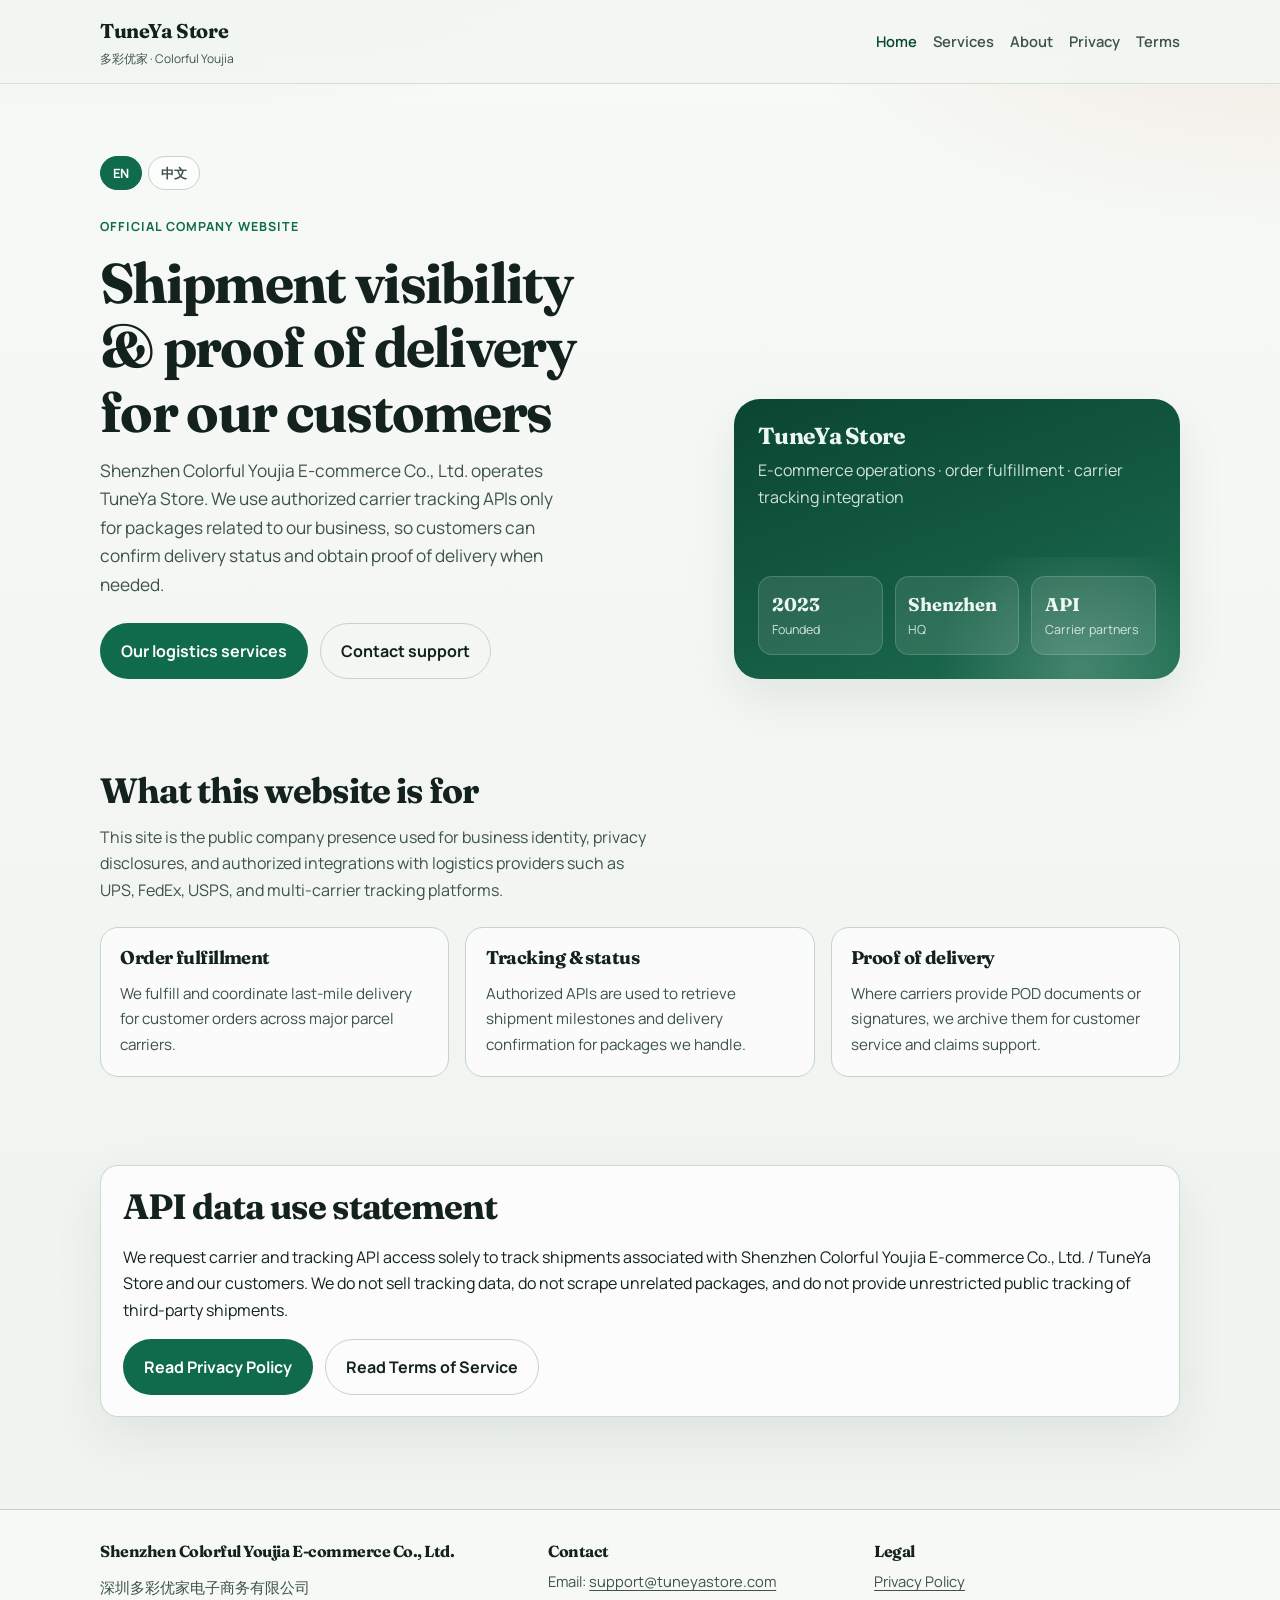
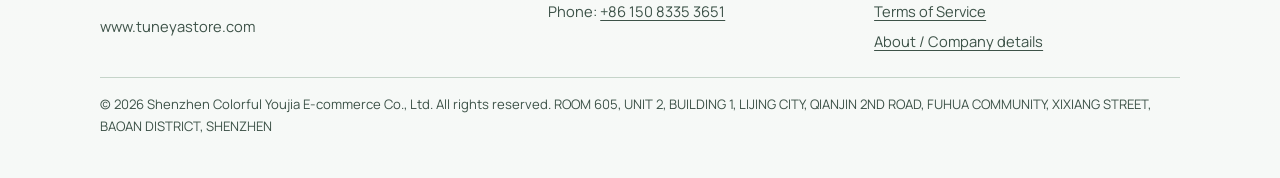
<file: index.html>
<!DOCTYPE html>
<html lang="en" data-ui-lang="en">
<head>
  <meta charset="UTF-8" />
  <meta name="viewport" content="width=device-width, initial-scale=1" />
  <title>TuneYa Store | Shenzhen Colorful Youjia E-commerce</title>
  <meta name="description" content="Official website of Shenzhen Colorful Youjia E-commerce Co., Ltd. Order fulfillment, shipment tracking, and proof-of-delivery services for customer packages." />
  <link rel="canonical" href="https://www.tuneyastore.com/" />
  <link rel="preconnect" href="https://fonts.googleapis.com" />
  <link rel="preconnect" href="https://fonts.gstatic.com" crossorigin />
  <link href="https://fonts.googleapis.com/css2?family=Fraunces:opsz,wght@9..144,560;9..144,700&family=Manrope:wght@400;600;700&display=swap" rel="stylesheet" />
  <link rel="stylesheet" href="/assets/styles.css" />
</head>
<body>
  <header class="site-header">
    <div class="wrap nav">
      <a class="brand" href="/">
        <strong>TuneYa Store</strong>
        <span>多彩优家 · Colorful Youjia</span>
      </a>
      <nav>
        <ul class="nav-links">
          <li><a href="/" aria-current="page"><span class="inline-lang" data-lang-block="en">Home</span><span class="inline-lang" data-lang-block="zh">首页</span></a></li>
          <li><a href="/services.html"><span class="inline-lang" data-lang-block="en">Services</span><span class="inline-lang" data-lang-block="zh">服务</span></a></li>
          <li><a href="/about.html"><span class="inline-lang" data-lang-block="en">About</span><span class="inline-lang" data-lang-block="zh">关于</span></a></li>
          <li><a href="/privacy.html"><span class="inline-lang" data-lang-block="en">Privacy</span><span class="inline-lang" data-lang-block="zh">隐私</span></a></li>
          <li><a href="/terms.html"><span class="inline-lang" data-lang-block="en">Terms</span><span class="inline-lang" data-lang-block="zh">条款</span></a></li>
        </ul>
      </nav>
    </div>
  </header>

  <main>
    <section class="hero">
      <div class="wrap hero-grid">
        <div>
          <div class="lang-switch" role="group" aria-label="Language">
            <button type="button" data-set-lang="en" aria-pressed="true">EN</button>
            <button type="button" data-set-lang="zh" aria-pressed="false">中文</button>
          </div>
          <div data-lang-block="en">
            <p class="eyebrow">Official company website</p>
            <h1>Shipment visibility &amp; proof of delivery for our customers</h1>
            <p class="lead">
              Shenzhen Colorful Youjia E-commerce Co., Ltd. operates TuneYa Store.
              We use authorized carrier tracking APIs only for packages related to our
              business, so customers can confirm delivery status and obtain proof of delivery when needed.
            </p>
            <div class="actions">
              <a class="btn btn-primary" href="/services.html">Our logistics services</a>
              <a class="btn btn-ghost" href="mailto:support@tuneyastore.com">Contact support</a>
            </div>
          </div>
          <div data-lang-block="zh">
            <p class="eyebrow">公司官方网站</p>
            <h1>为客户提供物流轨迹与投递证明服务</h1>
            <p class="lead">
              深圳多彩优家电子商务有限公司运营 TuneYa Store。
              我们仅通过承运商授权 API 查询与本公司业务相关的运单，
              用于向客户确认签收状态，并在需要时获取投递证明（POD）。
            </p>
            <div class="actions">
              <a class="btn btn-primary" href="/services.html">查看服务说明</a>
              <a class="btn btn-ghost" href="mailto:support@tuneyastore.com">联系客服</a>
            </div>
          </div>
        </div>

        <aside class="hero-panel" aria-label="Company snapshot">
          <div>
            <h2>TuneYa Store</h2>
            <p data-lang-block="en">E-commerce operations · order fulfillment · carrier tracking integration</p>
            <p data-lang-block="zh">电商运营 · 订单履约 · 承运商轨迹对接</p>
          </div>
          <div class="stat-row">
            <div class="stat">
              <strong>2023</strong>
              <span data-lang-block="en">Founded</span>
              <span data-lang-block="zh">成立年份</span>
            </div>
            <div class="stat">
              <strong>Shenzhen</strong>
              <span data-lang-block="en">HQ</span>
              <span data-lang-block="zh">总部</span>
            </div>
            <div class="stat">
              <strong>API</strong>
              <span data-lang-block="en">Carrier partners</span>
              <span data-lang-block="zh">承运商接口</span>
            </div>
          </div>
        </aside>
      </div>
    </section>

    <section class="section">
      <div class="wrap">
        <div class="section-head" data-lang-block="en">
          <h2>What this website is for</h2>
          <p>
            This site is the public company presence used for business identity,
            privacy disclosures, and authorized integrations with logistics providers
            such as UPS, FedEx, USPS, and multi-carrier tracking platforms.
          </p>
        </div>
        <div class="section-head" data-lang-block="zh">
          <h2>本网站用途</h2>
          <p>
            本站为公司对外公开信息与合规披露页面，用于业务身份说明、隐私政策公示，
            以及申请/使用 UPS、FedEx、USPS 及多承运商轨迹平台等授权接口。
          </p>
        </div>

        <div class="feature-list">
          <article class="feature">
            <h3 data-lang-block="en">Order fulfillment</h3>
            <h3 data-lang-block="zh">订单履约</h3>
            <p data-lang-block="en">We fulfill and coordinate last-mile delivery for customer orders across major parcel carriers.</p>
            <p data-lang-block="zh">我们为客户订单协调尾程派送，覆盖主流快递承运商。</p>
          </article>
          <article class="feature">
            <h3 data-lang-block="en">Tracking &amp; status</h3>
            <h3 data-lang-block="zh">轨迹与状态</h3>
            <p data-lang-block="en">Authorized APIs are used to retrieve shipment milestones and delivery confirmation for packages we handle.</p>
            <p data-lang-block="zh">通过授权 API 获取我司经手运单的物流节点与签收确认信息。</p>
          </article>
          <article class="feature">
            <h3 data-lang-block="en">Proof of delivery</h3>
            <h3 data-lang-block="zh">投递证明</h3>
            <p data-lang-block="en">Where carriers provide POD documents or signatures, we archive them for customer service and claims support.</p>
            <p data-lang-block="zh">在承运商提供 POD 文件或签收信息时，我们归档用于客服与理赔支持。</p>
          </article>
        </div>
      </div>
    </section>

    <section class="section">
      <div class="wrap panel">
        <div data-lang-block="en">
          <h2>API data use statement</h2>
          <p>
            We request carrier and tracking API access solely to track shipments associated with
            Shenzhen Colorful Youjia E-commerce Co., Ltd. / TuneYa Store and our customers.
            We do not sell tracking data, do not scrape unrelated packages, and do not provide
            unrestricted public tracking of third-party shipments.
          </p>
          <div class="actions" style="margin-top:1rem">
            <a class="btn btn-primary" href="/privacy.html">Read Privacy Policy</a>
            <a class="btn btn-ghost" href="/terms.html">Read Terms of Service</a>
          </div>
        </div>
        <div data-lang-block="zh">
          <h2>API 数据使用说明</h2>
          <p>
            我们申请承运商与轨迹 API，仅用于查询深圳多彩优家电子商务有限公司 / TuneYa Store
            及本公司客户相关运单。我们不出售轨迹数据，不抓取无关包裹，也不对外提供无限制的第三方运单查询。
          </p>
          <div class="actions" style="margin-top:1rem">
            <a class="btn btn-primary" href="/privacy.html">阅读隐私政策</a>
            <a class="btn btn-ghost" href="/terms.html">阅读服务条款</a>
          </div>
        </div>
      </div>
    </section>
  </main>

  <footer class="site-footer">
    <div class="wrap footer-grid">
      <div>
        <h3>Shenzhen Colorful Youjia E-commerce Co., Ltd.</h3>
        <p>深圳多彩优家电子商务有限公司</p>
        <p>www.tuneyastore.com</p>
      </div>
      <div>
        <h3 data-lang-block="en">Contact</h3>
        <h3 data-lang-block="zh">联系方式</h3>
        <ul>
          <li>Email: <a href="mailto:support@tuneyastore.com">support@tuneyastore.com</a></li>
          <li>Phone: <a href="tel:+8615083353651">+86 150 8335 3651</a></li>
        </ul>
      </div>
      <div>
        <h3 data-lang-block="en">Legal</h3>
        <h3 data-lang-block="zh">法律信息</h3>
        <ul>
          <li><a href="/privacy.html">Privacy Policy</a></li>
          <li><a href="/terms.html">Terms of Service</a></li>
          <li><a href="/about.html">About / Company details</a></li>
        </ul>
      </div>
    </div>
    <div class="wrap legal-note">
      © <span id="year"></span> Shenzhen Colorful Youjia E-commerce Co., Ltd. All rights reserved.
      ROOM 605, UNIT 2, BUILDING 1, LIJING CITY, QIANJIN 2ND ROAD, FUHUA COMMUNITY, XIXIANG STREET, BAOAN DISTRICT, SHENZHEN
    </div>
  </footer>

  <script src="/assets/site.js"></script>
</body>
</html>
</file>
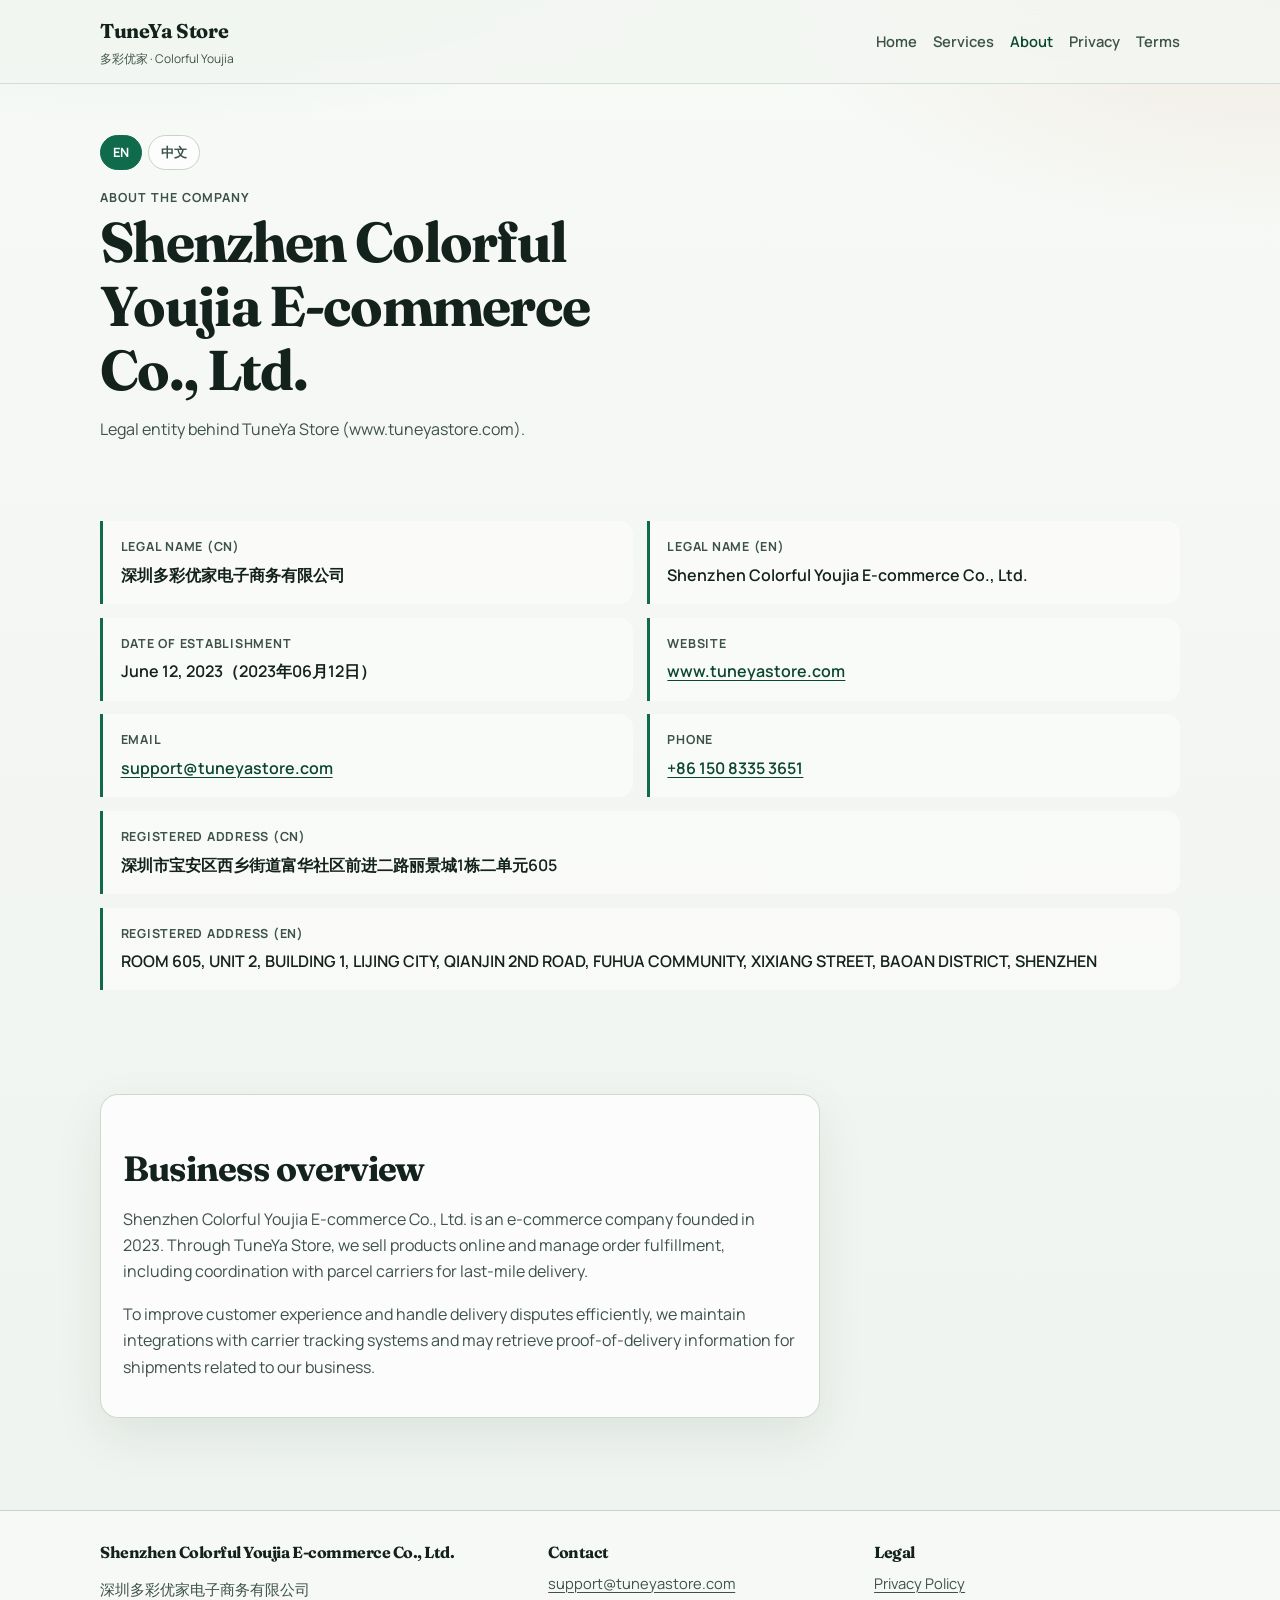
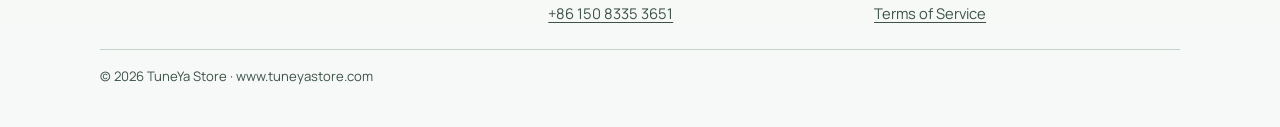
<file: about.html>
<!DOCTYPE html>
<html lang="en" data-ui-lang="en">
<head>
  <meta charset="UTF-8" />
  <meta name="viewport" content="width=device-width, initial-scale=1" />
  <title>About | Shenzhen Colorful Youjia E-commerce Co., Ltd.</title>
  <meta name="description" content="Company information for Shenzhen Colorful Youjia E-commerce Co., Ltd. (TuneYa Store)." />
  <link rel="canonical" href="https://www.tuneyastore.com/about.html" />
  <link rel="preconnect" href="https://fonts.googleapis.com" />
  <link rel="preconnect" href="https://fonts.gstatic.com" crossorigin />
  <link href="https://fonts.googleapis.com/css2?family=Fraunces:opsz,wght@9..144,560;9..144,700&family=Manrope:wght@400;600;700&display=swap" rel="stylesheet" />
  <link rel="stylesheet" href="/assets/styles.css" />
</head>
<body>
  <header class="site-header">
    <div class="wrap nav">
      <a class="brand" href="/">
        <strong>TuneYa Store</strong>
        <span>多彩优家 · Colorful Youjia</span>
      </a>
      <nav>
        <ul class="nav-links">
          <li><a href="/"><span class="inline-lang" data-lang-block="en">Home</span><span class="inline-lang" data-lang-block="zh">首页</span></a></li>
          <li><a href="/services.html"><span class="inline-lang" data-lang-block="en">Services</span><span class="inline-lang" data-lang-block="zh">服务</span></a></li>
          <li><a href="/about.html" aria-current="page"><span class="inline-lang" data-lang-block="en">About</span><span class="inline-lang" data-lang-block="zh">关于</span></a></li>
          <li><a href="/privacy.html"><span class="inline-lang" data-lang-block="en">Privacy</span><span class="inline-lang" data-lang-block="zh">隐私</span></a></li>
          <li><a href="/terms.html"><span class="inline-lang" data-lang-block="en">Terms</span><span class="inline-lang" data-lang-block="zh">条款</span></a></li>
        </ul>
      </nav>
    </div>
  </header>

  <main class="wrap">
    <div class="page-hero">
      <div class="lang-switch" role="group" aria-label="Language">
        <button type="button" data-set-lang="en" aria-pressed="true">EN</button>
        <button type="button" data-set-lang="zh" aria-pressed="false">中文</button>
      </div>
      <div data-lang-block="en">
        <p class="eyebrow">About the company</p>
        <h1>Shenzhen Colorful Youjia E-commerce Co., Ltd.</h1>
        <p>Legal entity behind TuneYa Store (www.tuneyastore.com).</p>
      </div>
      <div data-lang-block="zh">
        <p class="eyebrow">关于公司</p>
        <h1>深圳多彩优家电子商务有限公司</h1>
        <p>TuneYa Store（www.tuneyastore.com）的运营主体。</p>
      </div>
    </div>

    <section class="section">
      <dl class="meta-grid">
        <div class="meta-item">
          <dt data-lang-block="en">Legal name (CN)</dt>
          <dt data-lang-block="zh">中文名称</dt>
          <dd>深圳多彩优家电子商务有限公司</dd>
        </div>
        <div class="meta-item">
          <dt data-lang-block="en">Legal name (EN)</dt>
          <dt data-lang-block="zh">英文名称</dt>
          <dd>Shenzhen Colorful Youjia E-commerce Co., Ltd.</dd>
        </div>
        <div class="meta-item">
          <dt data-lang-block="en">Date of establishment</dt>
          <dt data-lang-block="zh">成立日期</dt>
          <dd>June 12, 2023（2023年06月12日）</dd>
        </div>
        <div class="meta-item">
          <dt data-lang-block="en">Website</dt>
          <dt data-lang-block="zh">官网</dt>
          <dd><a href="https://www.tuneyastore.com">www.tuneyastore.com</a></dd>
        </div>
        <div class="meta-item">
          <dt data-lang-block="en">Email</dt>
          <dt data-lang-block="zh">邮箱</dt>
          <dd><a href="mailto:support@tuneyastore.com">support@tuneyastore.com</a></dd>
        </div>
        <div class="meta-item">
          <dt data-lang-block="en">Phone</dt>
          <dt data-lang-block="zh">电话</dt>
          <dd><a href="tel:+8615083353651">+86 150 8335 3651</a></dd>
        </div>
        <div class="meta-item" style="grid-column: 1 / -1">
          <dt data-lang-block="en">Registered address (CN)</dt>
          <dt data-lang-block="zh">注册地址（中文）</dt>
          <dd>深圳市宝安区西乡街道富华社区前进二路丽景城1栋二单元605</dd>
        </div>
        <div class="meta-item" style="grid-column: 1 / -1">
          <dt data-lang-block="en">Registered address (EN)</dt>
          <dt data-lang-block="zh">注册地址（英文）</dt>
          <dd>ROOM 605, UNIT 2, BUILDING 1, LIJING CITY, QIANJIN 2ND ROAD, FUHUA COMMUNITY, XIXIANG STREET, BAOAN DISTRICT, SHENZHEN</dd>
        </div>
      </dl>
    </section>

    <section class="section">
      <div class="panel prose">
        <div data-lang-block="en">
          <h2>Business overview</h2>
          <p>
            Shenzhen Colorful Youjia E-commerce Co., Ltd. is an e-commerce company founded in 2023.
            Through TuneYa Store, we sell products online and manage order fulfillment, including
            coordination with parcel carriers for last-mile delivery.
          </p>
          <p>
            To improve customer experience and handle delivery disputes efficiently, we maintain
            integrations with carrier tracking systems and may retrieve proof-of-delivery information
            for shipments related to our business.
          </p>
        </div>
        <div data-lang-block="zh">
          <h2>业务概述</h2>
          <p>
            深圳多彩优家电子商务有限公司成立于 2023 年，通过 TuneYa Store 开展线上零售与订单履约，
            并协调快递承运商完成尾程派送。
          </p>
          <p>
            为提升客户体验并高效处理派送争议，我们维护承运商轨迹对接能力，
            并可在业务相关运单范围内获取投递证明信息。
          </p>
        </div>
      </div>
    </section>
  </main>

  <footer class="site-footer">
    <div class="wrap footer-grid">
      <div>
        <h3>Shenzhen Colorful Youjia E-commerce Co., Ltd.</h3>
        <p>深圳多彩优家电子商务有限公司</p>
      </div>
      <div>
        <h3>Contact</h3>
        <ul>
          <li><a href="mailto:support@tuneyastore.com">support@tuneyastore.com</a></li>
          <li><a href="tel:+8615083353651">+86 150 8335 3651</a></li>
        </ul>
      </div>
      <div>
        <h3>Legal</h3>
        <ul>
          <li><a href="/privacy.html">Privacy Policy</a></li>
          <li><a href="/terms.html">Terms of Service</a></li>
        </ul>
      </div>
    </div>
    <div class="wrap legal-note">© <span id="year"></span> TuneYa Store · www.tuneyastore.com</div>
  </footer>
  <script src="/assets/site.js"></script>
</body>
</html>
</file>
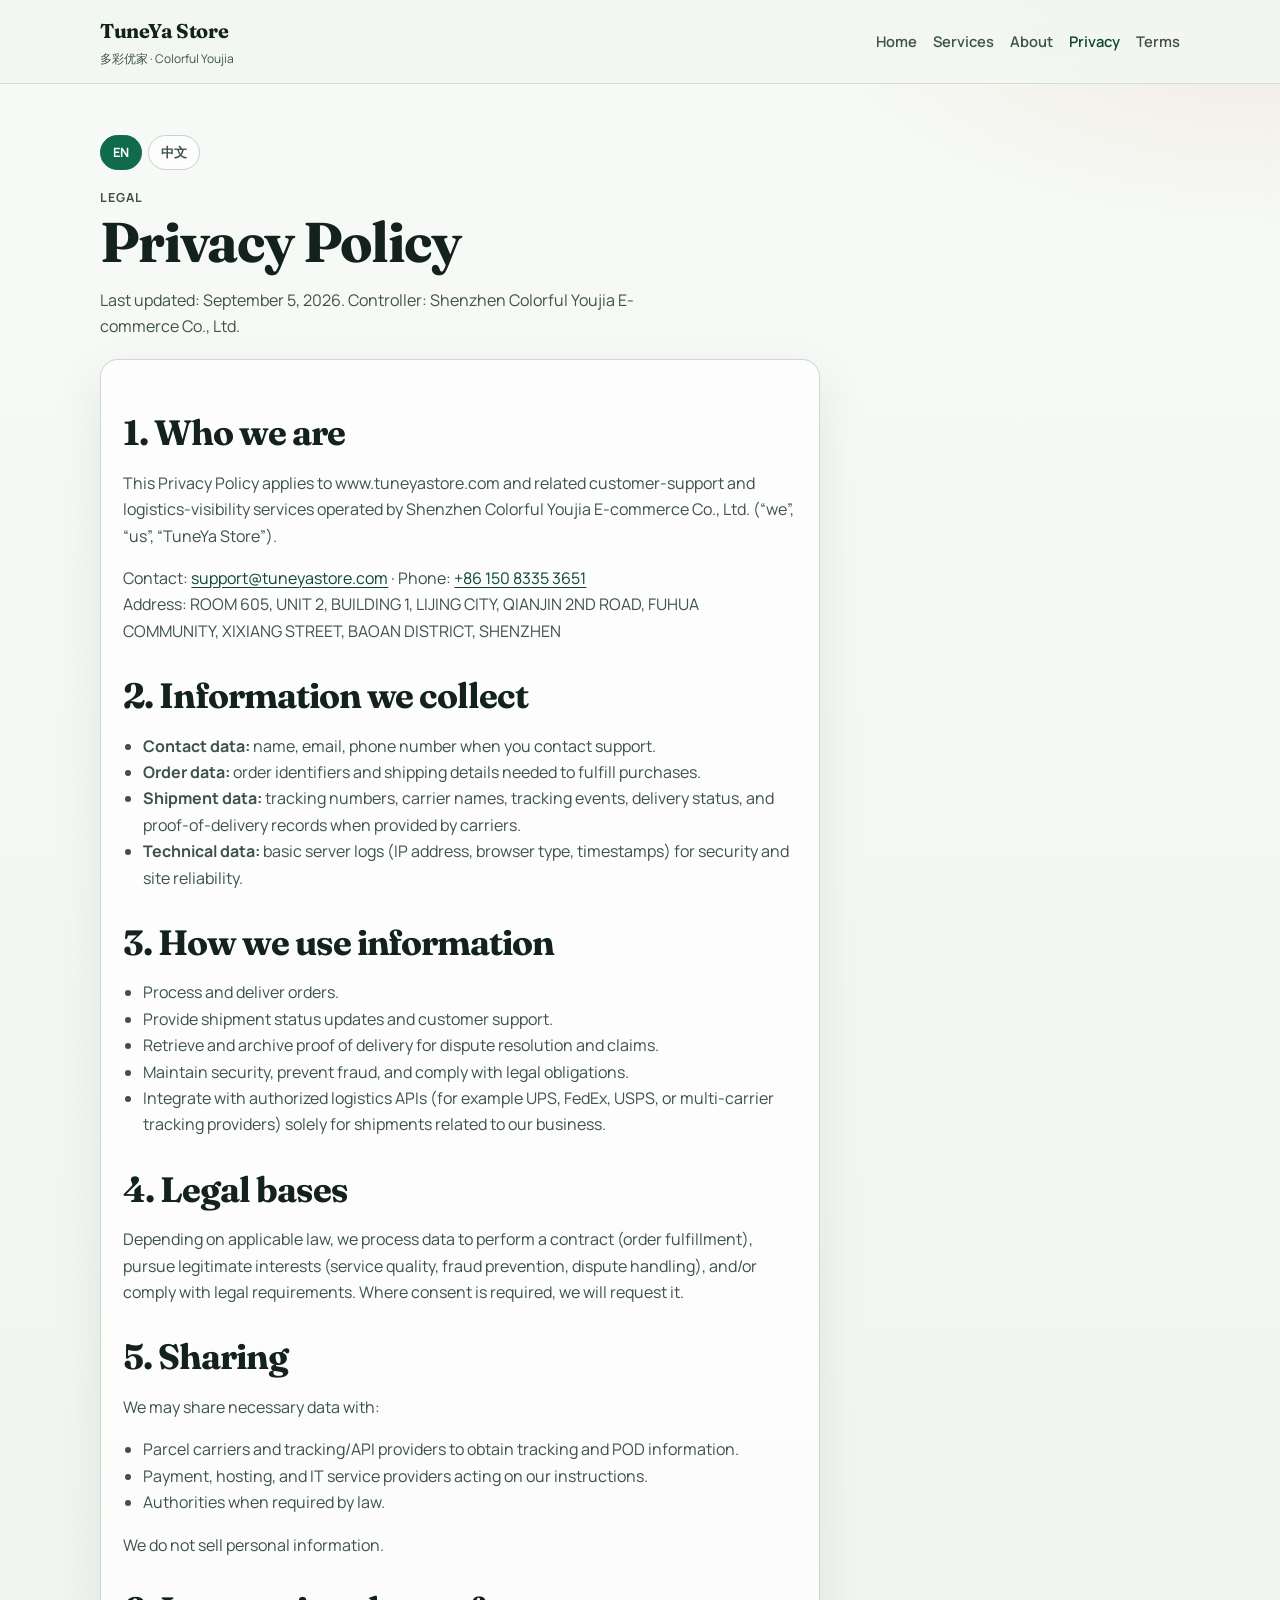
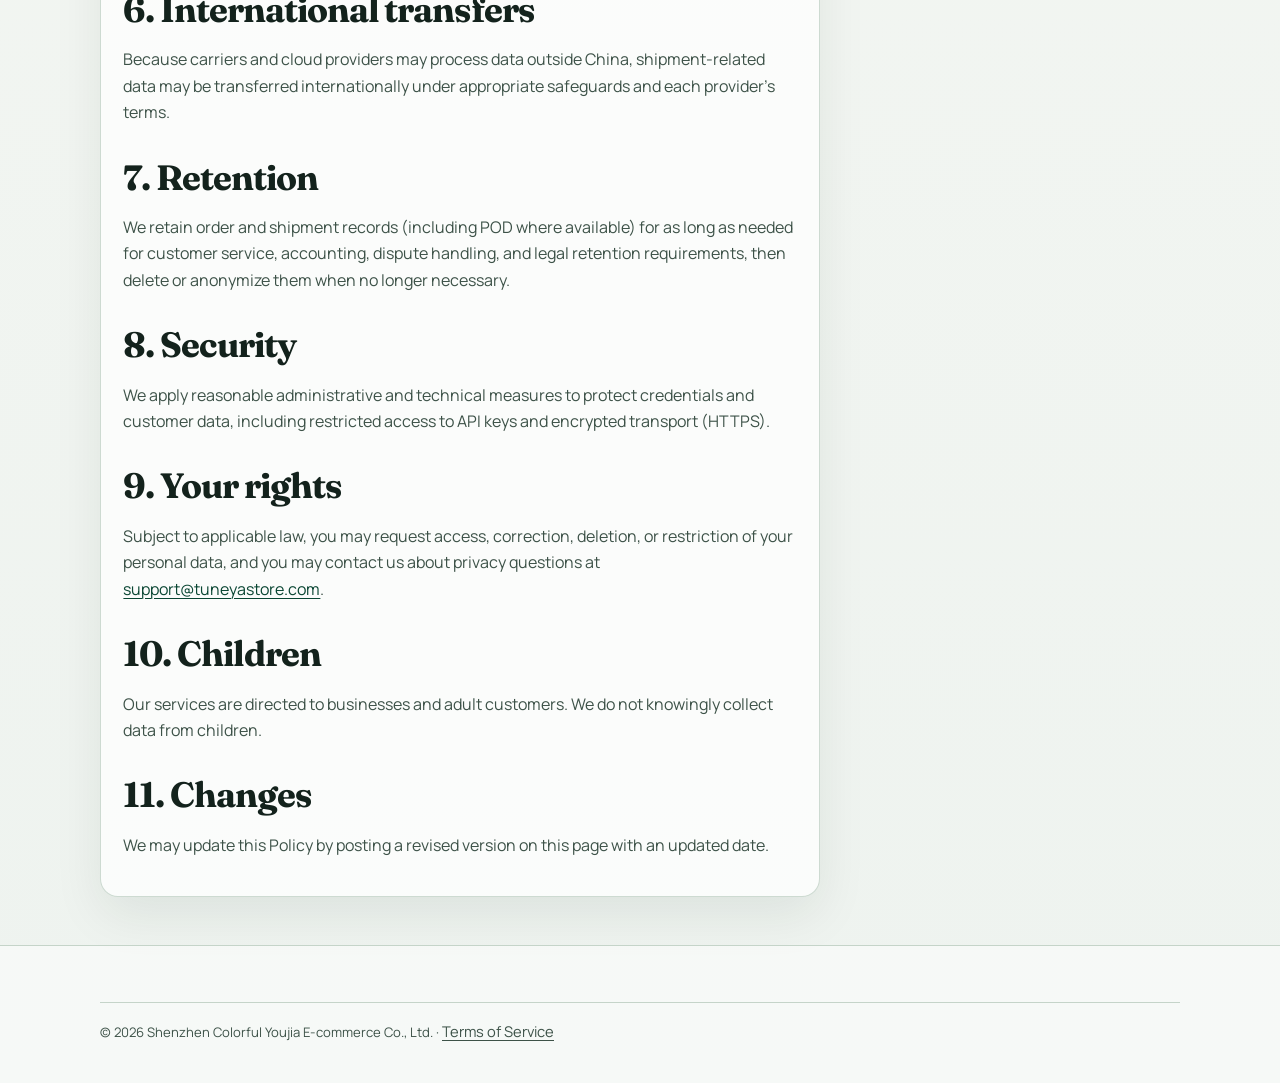
<file: privacy.html>
<!DOCTYPE html>
<html lang="en" data-ui-lang="en">
<head>
  <meta charset="UTF-8" />
  <meta name="viewport" content="width=device-width, initial-scale=1" />
  <title>Privacy Policy | TuneYa Store</title>
  <meta name="description" content="Privacy Policy of Shenzhen Colorful Youjia E-commerce Co., Ltd. / TuneYa Store regarding website, order, and shipment tracking data." />
  <link rel="canonical" href="https://www.tuneyastore.com/privacy.html" />
  <link rel="preconnect" href="https://fonts.googleapis.com" />
  <link rel="preconnect" href="https://fonts.gstatic.com" crossorigin />
  <link href="https://fonts.googleapis.com/css2?family=Fraunces:opsz,wght@9..144,560;9..144,700&family=Manrope:wght@400;600;700&display=swap" rel="stylesheet" />
  <link rel="stylesheet" href="/assets/styles.css" />
</head>
<body>
  <header class="site-header">
    <div class="wrap nav">
      <a class="brand" href="/">
        <strong>TuneYa Store</strong>
        <span>多彩优家 · Colorful Youjia</span>
      </a>
      <nav>
        <ul class="nav-links">
          <li><a href="/"><span class="inline-lang" data-lang-block="en">Home</span><span class="inline-lang" data-lang-block="zh">首页</span></a></li>
          <li><a href="/services.html"><span class="inline-lang" data-lang-block="en">Services</span><span class="inline-lang" data-lang-block="zh">服务</span></a></li>
          <li><a href="/about.html"><span class="inline-lang" data-lang-block="en">About</span><span class="inline-lang" data-lang-block="zh">关于</span></a></li>
          <li><a href="/privacy.html" aria-current="page"><span class="inline-lang" data-lang-block="en">Privacy</span><span class="inline-lang" data-lang-block="zh">隐私</span></a></li>
          <li><a href="/terms.html"><span class="inline-lang" data-lang-block="en">Terms</span><span class="inline-lang" data-lang-block="zh">条款</span></a></li>
        </ul>
      </nav>
    </div>
  </header>

  <main class="wrap">
    <div class="page-hero">
      <div class="lang-switch" role="group" aria-label="Language">
        <button type="button" data-set-lang="en" aria-pressed="true">EN</button>
        <button type="button" data-set-lang="zh" aria-pressed="false">中文</button>
      </div>
      <div data-lang-block="en">
        <p class="eyebrow">Legal</p>
        <h1>Privacy Policy</h1>
        <p>Last updated: September 5, 2026. Controller: Shenzhen Colorful Youjia E-commerce Co., Ltd.</p>
      </div>
      <div data-lang-block="zh">
        <p class="eyebrow">法律信息</p>
        <h1>隐私政策</h1>
        <p>最近更新：2026年9月5日。控制者：深圳多彩优家电子商务有限公司。</p>
      </div>
    </div>

    <section class="section prose panel">
      <div data-lang-block="en">
        <h2>1. Who we are</h2>
        <p>
          This Privacy Policy applies to www.tuneyastore.com and related customer-support and logistics-visibility services
          operated by Shenzhen Colorful Youjia E-commerce Co., Ltd.
          (“we”, “us”, “TuneYa Store”).
        </p>
        <p>
          Contact: <a href="mailto:support@tuneyastore.com">support@tuneyastore.com</a> ·
          Phone: <a href="tel:+8615083353651">+86 150 8335 3651</a><br />
          Address: ROOM 605, UNIT 2, BUILDING 1, LIJING CITY, QIANJIN 2ND ROAD, FUHUA COMMUNITY, XIXIANG STREET, BAOAN DISTRICT, SHENZHEN
        </p>

        <h2>2. Information we collect</h2>
        <ul>
          <li><strong>Contact data:</strong> name, email, phone number when you contact support.</li>
          <li><strong>Order data:</strong> order identifiers and shipping details needed to fulfill purchases.</li>
          <li><strong>Shipment data:</strong> tracking numbers, carrier names, tracking events, delivery status, and proof-of-delivery records when provided by carriers.</li>
          <li><strong>Technical data:</strong> basic server logs (IP address, browser type, timestamps) for security and site reliability.</li>
        </ul>

        <h2>3. How we use information</h2>
        <ul>
          <li>Process and deliver orders.</li>
          <li>Provide shipment status updates and customer support.</li>
          <li>Retrieve and archive proof of delivery for dispute resolution and claims.</li>
          <li>Maintain security, prevent fraud, and comply with legal obligations.</li>
          <li>Integrate with authorized logistics APIs (for example UPS, FedEx, USPS, or multi-carrier tracking providers) solely for shipments related to our business.</li>
        </ul>

        <h2>4. Legal bases</h2>
        <p>
          Depending on applicable law, we process data to perform a contract (order fulfillment),
          pursue legitimate interests (service quality, fraud prevention, dispute handling),
          and/or comply with legal requirements. Where consent is required, we will request it.
        </p>

        <h2>5. Sharing</h2>
        <p>We may share necessary data with:</p>
        <ul>
          <li>Parcel carriers and tracking/API providers to obtain tracking and POD information.</li>
          <li>Payment, hosting, and IT service providers acting on our instructions.</li>
          <li>Authorities when required by law.</li>
        </ul>
        <p>We do not sell personal information.</p>

        <h2>6. International transfers</h2>
        <p>
          Because carriers and cloud providers may process data outside China, shipment-related data may be transferred internationally
          under appropriate safeguards and each provider’s terms.
        </p>

        <h2>7. Retention</h2>
        <p>
          We retain order and shipment records (including POD where available) for as long as needed for customer service,
          accounting, dispute handling, and legal retention requirements, then delete or anonymize them when no longer necessary.
        </p>

        <h2>8. Security</h2>
        <p>
          We apply reasonable administrative and technical measures to protect credentials and customer data,
          including restricted access to API keys and encrypted transport (HTTPS).
        </p>

        <h2>9. Your rights</h2>
        <p>
          Subject to applicable law, you may request access, correction, deletion, or restriction of your personal data,
          and you may contact us about privacy questions at
          <a href="mailto:support@tuneyastore.com">support@tuneyastore.com</a>.
        </p>

        <h2>10. Children</h2>
        <p>Our services are directed to businesses and adult customers. We do not knowingly collect data from children.</p>

        <h2>11. Changes</h2>
        <p>We may update this Policy by posting a revised version on this page with an updated date.</p>
      </div>

      <div data-lang-block="zh">
        <h2>1. 我们是谁</h2>
        <p>
          本隐私政策适用于 www.tuneyastore.com 以及由深圳多彩优家电子商务有限公司
          （“我们”“本公司”“TuneYa Store”）运营的相关客服与物流可视化服务。
        </p>
        <p>
          联系邮箱：<a href="mailto:support@tuneyastore.com">support@tuneyastore.com</a> ·
          电话：<a href="tel:+8615083353651">+86 150 8335 3651</a><br />
          地址：深圳市宝安区西乡街道富华社区前进二路丽景城1栋二单元605
        </p>

        <h2>2. 我们收集的信息</h2>
        <ul>
          <li><strong>联系信息：</strong>您联系客服时提供的姓名、邮箱、电话。</li>
          <li><strong>订单信息：</strong>履约所需的订单标识与配送信息。</li>
          <li><strong>物流信息：</strong>运单号、承运商、轨迹节点、签收状态，以及承运商提供的投递证明。</li>
          <li><strong>技术信息：</strong>用于安全与稳定性的基础服务器日志（IP、浏览器类型、时间戳等）。</li>
        </ul>

        <h2>3. 使用目的</h2>
        <ul>
          <li>处理与交付订单；</li>
          <li>提供物流状态查询与客户支持；</li>
          <li>获取并归档投递证明，用于争议与理赔；</li>
          <li>保障安全、防范欺诈并履行法定义务；</li>
          <li>对接授权物流 API（如 UPS、FedEx、USPS 或多承运商轨迹服务），且仅限本公司业务相关运单。</li>
        </ul>

        <h2>4. 共享</h2>
        <p>我们可能向承运商/轨迹服务商、支付与托管服务商，以及依法有权机关共享必要信息。我们不出售个人信息。</p>

        <h2>5. 保存与安全</h2>
        <p>订单与物流记录（含 POD）将在客服、财务、争议处理及法律要求所需期限内保存，并采取合理安全措施保护 API 凭证与客户数据。</p>

        <h2>6. 您的权利</h2>
        <p>在适用法律允许范围内，您可申请查阅、更正、删除或限制处理个人信息，并可通过 support@tuneyastore.com 联系我们。</p>

        <h2>7. 政策更新</h2>
        <p>我们可能更新本政策，并在本页面公布修订版本与更新日期。</p>
      </div>
    </section>
  </main>

  <footer class="site-footer">
    <div class="wrap legal-note">
      © <span id="year"></span> Shenzhen Colorful Youjia E-commerce Co., Ltd. ·
      <a href="/terms.html">Terms of Service</a>
    </div>
  </footer>
  <script src="/assets/site.js"></script>
</body>
</html>
</file>
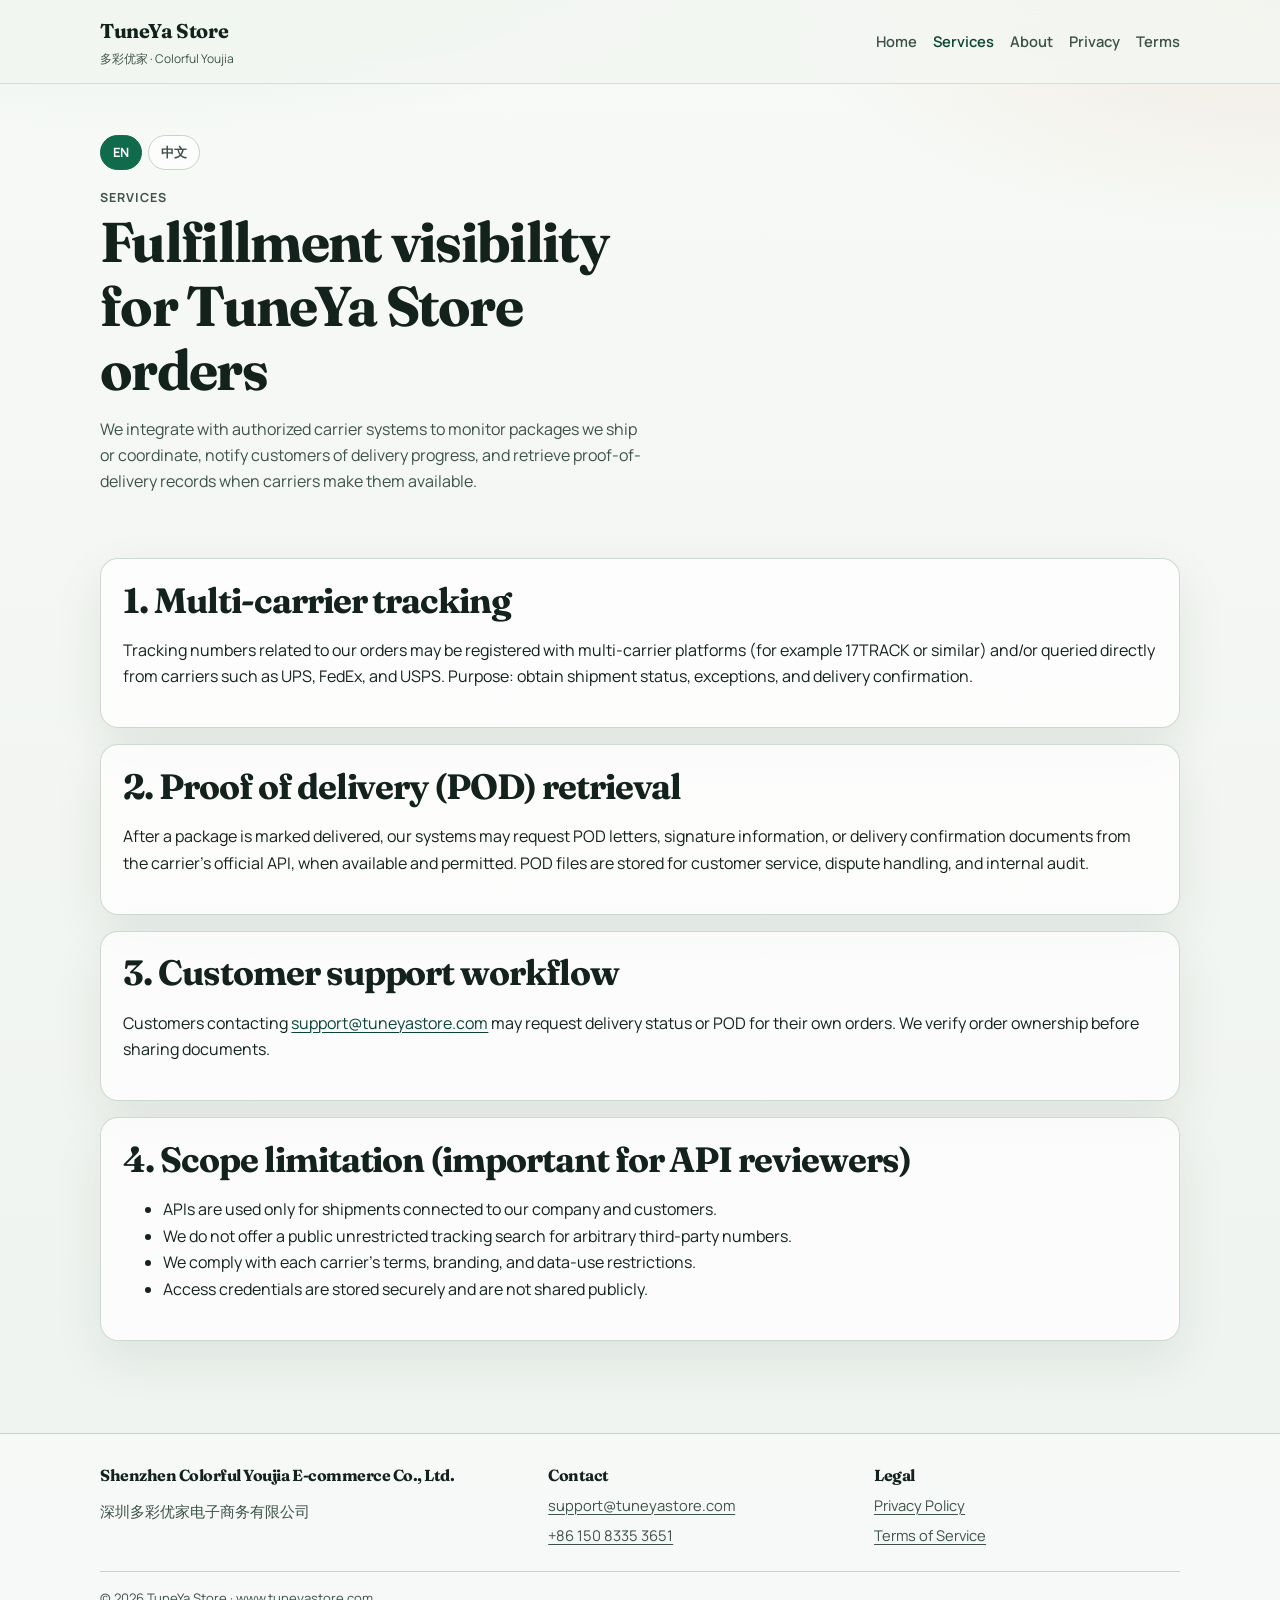
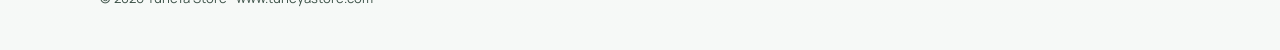
<file: services.html>
<!DOCTYPE html>
<html lang="en" data-ui-lang="en">
<head>
  <meta charset="UTF-8" />
  <meta name="viewport" content="width=device-width, initial-scale=1" />
  <title>Services | TuneYa Store</title>
  <meta name="description" content="Logistics tracking, delivery confirmation, and proof-of-delivery services operated by Shenzhen Colorful Youjia E-commerce Co., Ltd." />
  <link rel="canonical" href="https://www.tuneyastore.com/services.html" />
  <link rel="preconnect" href="https://fonts.googleapis.com" />
  <link rel="preconnect" href="https://fonts.gstatic.com" crossorigin />
  <link href="https://fonts.googleapis.com/css2?family=Fraunces:opsz,wght@9..144,560;9..144,700&family=Manrope:wght@400;600;700&display=swap" rel="stylesheet" />
  <link rel="stylesheet" href="/assets/styles.css" />
</head>
<body>
  <header class="site-header">
    <div class="wrap nav">
      <a class="brand" href="/">
        <strong>TuneYa Store</strong>
        <span>多彩优家 · Colorful Youjia</span>
      </a>
      <nav>
        <ul class="nav-links">
          <li><a href="/"><span class="inline-lang" data-lang-block="en">Home</span><span class="inline-lang" data-lang-block="zh">首页</span></a></li>
          <li><a href="/services.html" aria-current="page"><span class="inline-lang" data-lang-block="en">Services</span><span class="inline-lang" data-lang-block="zh">服务</span></a></li>
          <li><a href="/about.html"><span class="inline-lang" data-lang-block="en">About</span><span class="inline-lang" data-lang-block="zh">关于</span></a></li>
          <li><a href="/privacy.html"><span class="inline-lang" data-lang-block="en">Privacy</span><span class="inline-lang" data-lang-block="zh">隐私</span></a></li>
          <li><a href="/terms.html"><span class="inline-lang" data-lang-block="en">Terms</span><span class="inline-lang" data-lang-block="zh">条款</span></a></li>
        </ul>
      </nav>
    </div>
  </header>

  <main class="wrap">
    <div class="page-hero">
      <div class="lang-switch" role="group" aria-label="Language">
        <button type="button" data-set-lang="en" aria-pressed="true">EN</button>
        <button type="button" data-set-lang="zh" aria-pressed="false">中文</button>
      </div>
      <div data-lang-block="en">
        <p class="eyebrow">Services</p>
        <h1>Fulfillment visibility for TuneYa Store orders</h1>
        <p>
          We integrate with authorized carrier systems to monitor packages we ship or coordinate,
          notify customers of delivery progress, and retrieve proof-of-delivery records when carriers make them available.
        </p>
      </div>
      <div data-lang-block="zh">
        <p class="eyebrow">服务</p>
        <h1>TuneYa Store 订单的履约可视化服务</h1>
        <p>
          我们对接授权承运商系统，监控本公司发运或协调的包裹，向客户同步派送进度，
          并在承运商提供投递证明时进行获取与归档。
        </p>
      </div>
    </div>

    <section class="section stack">
      <article class="panel">
        <div data-lang-block="en">
          <h2>1. Multi-carrier tracking</h2>
          <p>
            Tracking numbers related to our orders may be registered with multi-carrier platforms
            (for example 17TRACK or similar) and/or queried directly from carriers such as UPS, FedEx, and USPS.
            Purpose: obtain shipment status, exceptions, and delivery confirmation.
          </p>
        </div>
        <div data-lang-block="zh">
          <h2>1. 多承运商轨迹查询</h2>
          <p>
            与本公司订单相关的运单号，可能注册到多承运商平台（如 17TRACK 等），
            和/或直接查询 UPS、FedEx、USPS 等承运商接口。用途：获取状态、异常与签收确认。
          </p>
        </div>
      </article>

      <article class="panel">
        <div data-lang-block="en">
          <h2>2. Proof of delivery (POD) retrieval</h2>
          <p>
            After a package is marked delivered, our systems may request POD letters, signature information,
            or delivery confirmation documents from the carrier’s official API, when available and permitted.
            POD files are stored for customer service, dispute handling, and internal audit.
          </p>
        </div>
        <div data-lang-block="zh">
          <h2>2. 投递证明（POD）获取</h2>
          <p>
            包裹显示已妥投后，系统可在承运商官方 API 允许的范围内请求投递证明信、签收信息或确认文件，
            并归档用于客服、争议处理与内部审计。
          </p>
        </div>
      </article>

      <article class="panel">
        <div data-lang-block="en">
          <h2>3. Customer support workflow</h2>
          <p>
            Customers contacting <a href="mailto:support@tuneyastore.com">support@tuneyastore.com</a>
            may request delivery status or POD for their own orders. We verify order ownership before sharing documents.
          </p>
        </div>
        <div data-lang-block="zh">
          <h2>3. 客户支持流程</h2>
          <p>
            客户可通过 <a href="mailto:support@tuneyastore.com">support@tuneyastore.com</a>
            查询本人订单的物流状态或投递证明。我们在核验订单归属后再提供相关文件。
          </p>
        </div>
      </article>

      <article class="panel">
        <div data-lang-block="en">
          <h2>4. Scope limitation (important for API reviewers)</h2>
          <ul>
            <li>APIs are used only for shipments connected to our company and customers.</li>
            <li>We do not offer a public unrestricted tracking search for arbitrary third-party numbers.</li>
            <li>We comply with each carrier’s terms, branding, and data-use restrictions.</li>
            <li>Access credentials are stored securely and are not shared publicly.</li>
          </ul>
        </div>
        <div data-lang-block="zh">
          <h2>4. 使用范围限制（供 API 审核参考）</h2>
          <ul>
            <li>接口仅用于与本公司及客户相关的运单。</li>
            <li>不提供面向公众的任意第三方运单无限制查询。</li>
            <li>遵守各承运商条款、品牌与数据使用限制。</li>
            <li>访问凭证安全保存，不对外公开。</li>
          </ul>
        </div>
      </article>
    </section>
  </main>

  <footer class="site-footer">
    <div class="wrap footer-grid">
      <div>
        <h3>Shenzhen Colorful Youjia E-commerce Co., Ltd.</h3>
        <p>深圳多彩优家电子商务有限公司</p>
      </div>
      <div>
        <h3>Contact</h3>
        <ul>
          <li><a href="mailto:support@tuneyastore.com">support@tuneyastore.com</a></li>
          <li><a href="tel:+8615083353651">+86 150 8335 3651</a></li>
        </ul>
      </div>
      <div>
        <h3>Legal</h3>
        <ul>
          <li><a href="/privacy.html">Privacy Policy</a></li>
          <li><a href="/terms.html">Terms of Service</a></li>
        </ul>
      </div>
    </div>
    <div class="wrap legal-note">© <span id="year"></span> TuneYa Store · www.tuneyastore.com</div>
  </footer>
  <script src="/assets/site.js"></script>
</body>
</html>
</file>
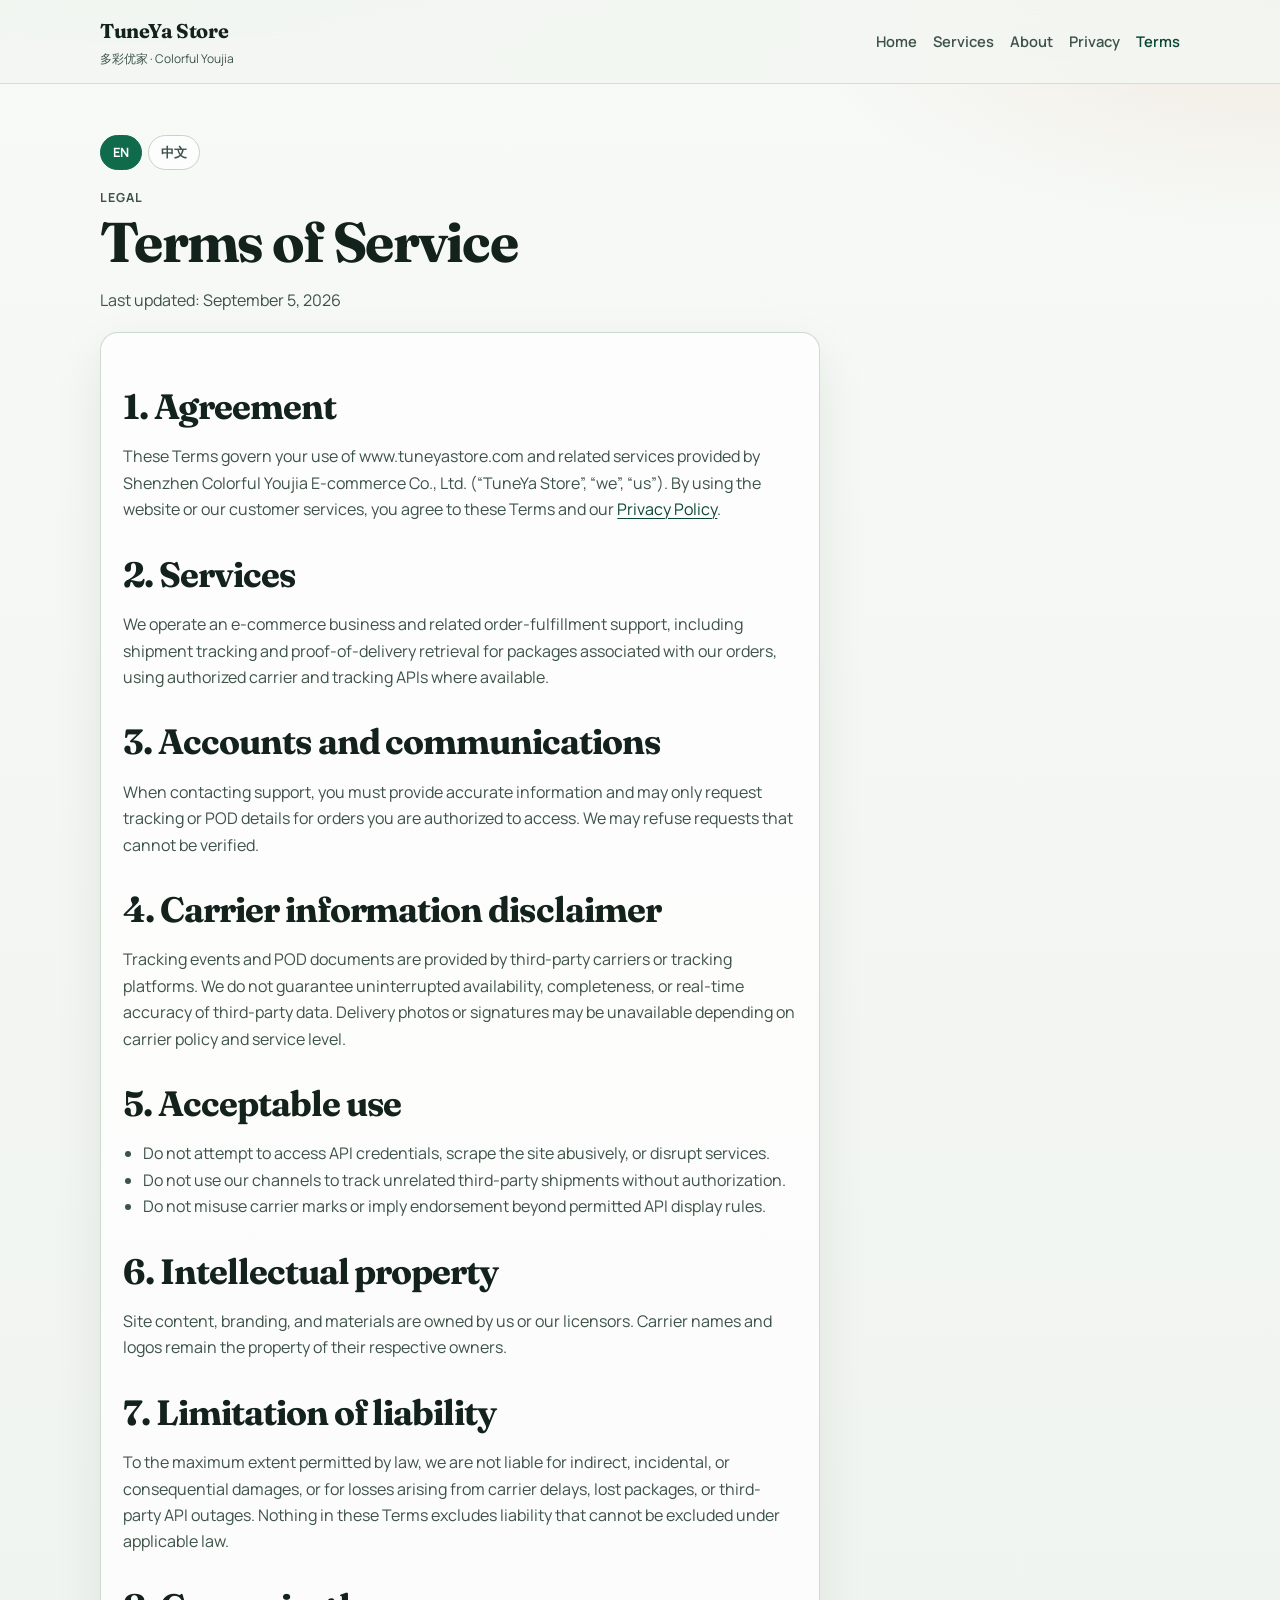
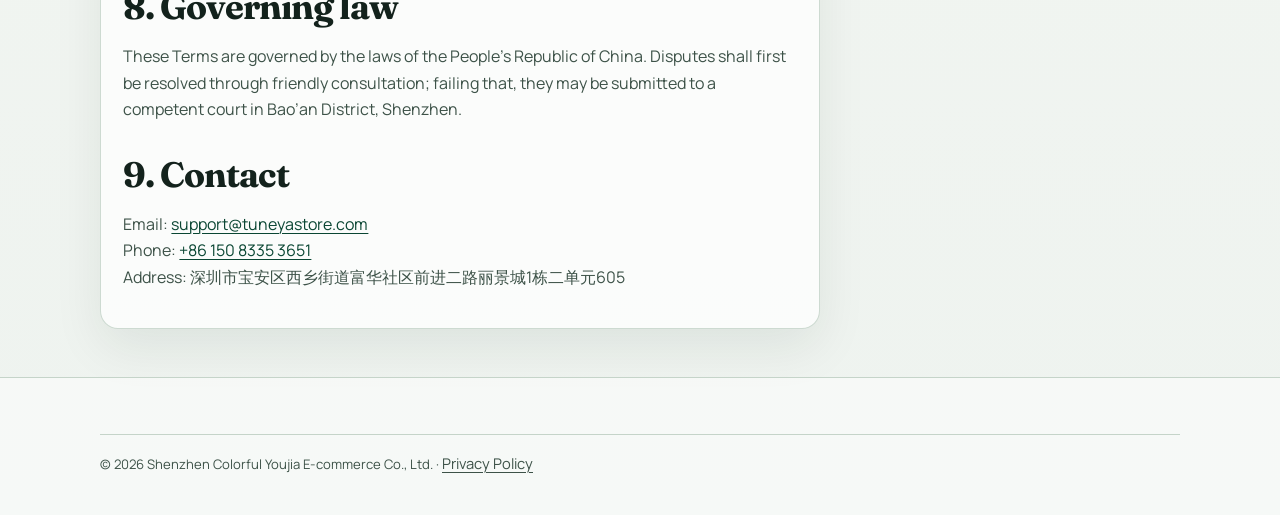
<file: terms.html>
<!DOCTYPE html>
<html lang="en" data-ui-lang="en">
<head>
  <meta charset="UTF-8" />
  <meta name="viewport" content="width=device-width, initial-scale=1" />
  <title>Terms of Service | TuneYa Store</title>
  <meta name="description" content="Terms of Service for TuneYa Store / Shenzhen Colorful Youjia E-commerce Co., Ltd." />
  <link rel="canonical" href="https://www.tuneyastore.com/terms.html" />
  <link rel="preconnect" href="https://fonts.googleapis.com" />
  <link rel="preconnect" href="https://fonts.gstatic.com" crossorigin />
  <link href="https://fonts.googleapis.com/css2?family=Fraunces:opsz,wght@9..144,560;9..144,700&family=Manrope:wght@400;600;700&display=swap" rel="stylesheet" />
  <link rel="stylesheet" href="/assets/styles.css" />
</head>
<body>
  <header class="site-header">
    <div class="wrap nav">
      <a class="brand" href="/">
        <strong>TuneYa Store</strong>
        <span>多彩优家 · Colorful Youjia</span>
      </a>
      <nav>
        <ul class="nav-links">
          <li><a href="/"><span class="inline-lang" data-lang-block="en">Home</span><span class="inline-lang" data-lang-block="zh">首页</span></a></li>
          <li><a href="/services.html"><span class="inline-lang" data-lang-block="en">Services</span><span class="inline-lang" data-lang-block="zh">服务</span></a></li>
          <li><a href="/about.html"><span class="inline-lang" data-lang-block="en">About</span><span class="inline-lang" data-lang-block="zh">关于</span></a></li>
          <li><a href="/privacy.html"><span class="inline-lang" data-lang-block="en">Privacy</span><span class="inline-lang" data-lang-block="zh">隐私</span></a></li>
          <li><a href="/terms.html" aria-current="page"><span class="inline-lang" data-lang-block="en">Terms</span><span class="inline-lang" data-lang-block="zh">条款</span></a></li>
        </ul>
      </nav>
    </div>
  </header>

  <main class="wrap">
    <div class="page-hero">
      <div class="lang-switch" role="group" aria-label="Language">
        <button type="button" data-set-lang="en" aria-pressed="true">EN</button>
        <button type="button" data-set-lang="zh" aria-pressed="false">中文</button>
      </div>
      <div data-lang-block="en">
        <p class="eyebrow">Legal</p>
        <h1>Terms of Service</h1>
        <p>Last updated: September 5, 2026</p>
      </div>
      <div data-lang-block="zh">
        <p class="eyebrow">法律信息</p>
        <h1>服务条款</h1>
        <p>最近更新：2026年9月5日</p>
      </div>
    </div>

    <section class="section prose panel">
      <div data-lang-block="en">
        <h2>1. Agreement</h2>
        <p>
          These Terms govern your use of www.tuneyastore.com and related services provided by
          Shenzhen Colorful Youjia E-commerce Co., Ltd. (“TuneYa Store”, “we”, “us”).
          By using the website or our customer services, you agree to these Terms and our
          <a href="/privacy.html">Privacy Policy</a>.
        </p>

        <h2>2. Services</h2>
        <p>
          We operate an e-commerce business and related order-fulfillment support, including shipment tracking
          and proof-of-delivery retrieval for packages associated with our orders, using authorized carrier and
          tracking APIs where available.
        </p>

        <h2>3. Accounts and communications</h2>
        <p>
          When contacting support, you must provide accurate information and may only request tracking or POD
          details for orders you are authorized to access. We may refuse requests that cannot be verified.
        </p>

        <h2>4. Carrier information disclaimer</h2>
        <p>
          Tracking events and POD documents are provided by third-party carriers or tracking platforms.
          We do not guarantee uninterrupted availability, completeness, or real-time accuracy of third-party data.
          Delivery photos or signatures may be unavailable depending on carrier policy and service level.
        </p>

        <h2>5. Acceptable use</h2>
        <ul>
          <li>Do not attempt to access API credentials, scrape the site abusively, or disrupt services.</li>
          <li>Do not use our channels to track unrelated third-party shipments without authorization.</li>
          <li>Do not misuse carrier marks or imply endorsement beyond permitted API display rules.</li>
        </ul>

        <h2>6. Intellectual property</h2>
        <p>
          Site content, branding, and materials are owned by us or our licensors.
          Carrier names and logos remain the property of their respective owners.
        </p>

        <h2>7. Limitation of liability</h2>
        <p>
          To the maximum extent permitted by law, we are not liable for indirect, incidental, or consequential damages,
          or for losses arising from carrier delays, lost packages, or third-party API outages.
          Nothing in these Terms excludes liability that cannot be excluded under applicable law.
        </p>

        <h2>8. Governing law</h2>
        <p>
          These Terms are governed by the laws of the People’s Republic of China.
          Disputes shall first be resolved through friendly consultation; failing that, they may be submitted to
          a competent court in Bao’an District, Shenzhen.
        </p>

        <h2>9. Contact</h2>
        <p>
          Email: <a href="mailto:support@tuneyastore.com">support@tuneyastore.com</a><br />
          Phone: <a href="tel:+8615083353651">+86 150 8335 3651</a><br />
          Address: 深圳市宝安区西乡街道富华社区前进二路丽景城1栋二单元605
        </p>
      </div>

      <div data-lang-block="zh">
        <h2>1. 协议</h2>
        <p>
          本条款适用于您使用 www.tuneyastore.com 及深圳多彩优家电子商务有限公司（“TuneYa Store”“我们”）相关服务的行为。
          使用本网站或客服服务，即表示您同意本条款及
          <a href="/privacy.html">隐私政策</a>。
        </p>

        <h2>2. 服务内容</h2>
        <p>
          我们运营电子商务及相关订单履约支持，包括在授权范围内查询与本公司订单相关的物流轨迹，
          并在承运商提供时获取投递证明。
        </p>

        <h2>3. 使用规范</h2>
        <ul>
          <li>联系客服时请提供真实信息，仅可查询您有权访问的订单物流/POD；</li>
          <li>不得尝试窃取 API 凭证、滥用爬取或干扰服务；</li>
          <li>不得利用本渠道无授权查询无关第三方运单。</li>
        </ul>

        <h2>4. 免责声明</h2>
        <p>
          轨迹与投递证明来自第三方承运商或轨迹平台，我们不保证其持续可用、完整或实时准确；
          是否提供签名图/投递照取决于承运商政策与服务产品。
        </p>

        <h2>5. 责任限制与适用法律</h2>
        <p>
          在法律允许的最大范围内，我们对间接损失及因承运商延误、包裹丢失或第三方接口故障导致的损失不承担责任。
          本条款适用中华人民共和国法律；争议应先友好协商，协商不成可提交深圳市宝安区有管辖权的人民法院处理。
        </p>

        <h2>6. 联系我们</h2>
        <p>
          邮箱：<a href="mailto:support@tuneyastore.com">support@tuneyastore.com</a><br />
          电话：<a href="tel:+8615083353651">+86 150 8335 3651</a><br />
          地址：深圳市宝安区西乡街道富华社区前进二路丽景城1栋二单元605
        </p>
      </div>
    </section>
  </main>

  <footer class="site-footer">
    <div class="wrap legal-note">
      © <span id="year"></span> Shenzhen Colorful Youjia E-commerce Co., Ltd. ·
      <a href="/privacy.html">Privacy Policy</a>
    </div>
  </footer>
  <script src="/assets/site.js"></script>
</body>
</html>
</file>
<file: assets/styles.css>
:root {
  --ink: #13221c;
  --ink-soft: #3d5248;
  --paper: #f3f6f2;
  --paper-2: #e7efe8;
  --line: #c5d4c9;
  --brand: #0f6b4c;
  --brand-deep: #0a4633;
  --accent: #c45c26;
  --white: #ffffff;
  --shadow: 0 18px 50px rgba(19, 34, 28, 0.08);
  --radius: 18px;
  --max: 1080px;
  --font-display: "Fraunces", Georgia, serif;
  --font-body: "Manrope", "Segoe UI", sans-serif;
}

*,
*::before,
*::after {
  box-sizing: border-box;
}

html {
  scroll-behavior: smooth;
}

body {
  margin: 0;
  color: var(--ink);
  font-family: var(--font-body);
  font-size: 16px;
  line-height: 1.65;
  background:
    radial-gradient(1200px 500px at 10% -10%, rgba(15, 107, 76, 0.12), transparent 60%),
    radial-gradient(900px 420px at 100% 0%, rgba(196, 92, 38, 0.1), transparent 55%),
    linear-gradient(180deg, #f7faf7 0%, var(--paper) 40%, #eef3ef 100%);
  min-height: 100vh;
}

img {
  max-width: 100%;
  display: block;
}

a {
  color: var(--brand-deep);
  text-decoration-thickness: 1px;
  text-underline-offset: 3px;
}

a:hover {
  color: var(--accent);
}

.wrap {
  width: min(100% - 2rem, var(--max));
  margin-inline: auto;
}

.site-header {
  position: sticky;
  top: 0;
  z-index: 20;
  backdrop-filter: blur(14px);
  background: rgba(243, 246, 242, 0.86);
  border-bottom: 1px solid rgba(197, 212, 201, 0.7);
}

.nav {
  display: flex;
  align-items: center;
  justify-content: space-between;
  gap: 1rem;
  padding: 0.9rem 0;
}

.brand {
  display: flex;
  flex-direction: column;
  gap: 0.1rem;
  text-decoration: none;
  color: inherit;
}

.brand strong {
  font-family: var(--font-display);
  font-size: 1.25rem;
  letter-spacing: -0.02em;
}

.brand span {
  font-size: 0.75rem;
  color: var(--ink-soft);
}

.nav-links {
  display: flex;
  flex-wrap: wrap;
  gap: 0.35rem 1rem;
  list-style: none;
  margin: 0;
  padding: 0;
}

.nav-links a {
  text-decoration: none;
  color: var(--ink-soft);
  font-weight: 600;
  font-size: 0.92rem;
}

.nav-links a[aria-current="page"],
.nav-links a:hover {
  color: var(--brand-deep);
}

.hero {
  padding: 4.5rem 0 3rem;
}

.hero-grid {
  display: grid;
  gap: 2rem;
  align-items: end;
}

@media (min-width: 860px) {
  .hero-grid {
    grid-template-columns: 1.35fr 1fr;
  }
}

.eyebrow {
  display: inline-block;
  margin-bottom: 0.85rem;
  color: var(--brand);
  font-weight: 700;
  letter-spacing: 0.08em;
  text-transform: uppercase;
  font-size: 0.78rem;
}

h1,
h2,
h3 {
  font-family: var(--font-display);
  letter-spacing: -0.03em;
  line-height: 1.15;
  margin: 0 0 0.8rem;
}

h1 {
  font-size: clamp(2.2rem, 5vw, 3.5rem);
  max-width: 14ch;
}

h2 {
  font-size: clamp(1.6rem, 3vw, 2.2rem);
}

.lead {
  font-size: 1.08rem;
  color: var(--ink-soft);
  max-width: 42ch;
  margin: 0 0 1.5rem;
}

.actions {
  display: flex;
  flex-wrap: wrap;
  gap: 0.75rem;
}

.btn {
  display: inline-flex;
  align-items: center;
  justify-content: center;
  gap: 0.4rem;
  border-radius: 999px;
  padding: 0.85rem 1.25rem;
  font-weight: 700;
  text-decoration: none;
  border: 1px solid transparent;
  transition: transform 0.2s ease, background 0.2s ease, color 0.2s ease;
}

.btn:hover {
  transform: translateY(-1px);
}

.btn-primary {
  background: var(--brand);
  color: var(--white);
}

.btn-primary:hover {
  background: var(--brand-deep);
  color: var(--white);
}

.btn-ghost {
  background: transparent;
  border-color: var(--line);
  color: var(--ink);
}

.hero-panel {
  background: linear-gradient(160deg, var(--brand-deep), #145a42 55%, #1d6f52);
  color: #edf7f1;
  border-radius: calc(var(--radius) + 8px);
  padding: 1.5rem;
  box-shadow: var(--shadow);
  min-height: 280px;
  display: flex;
  flex-direction: column;
  justify-content: space-between;
  position: relative;
  overflow: hidden;
}

.hero-panel::after {
  content: "";
  position: absolute;
  inset: auto -20% -35% 35%;
  height: 220px;
  background: radial-gradient(circle, rgba(255, 255, 255, 0.18), transparent 65%);
  pointer-events: none;
}

.hero-panel h2 {
  font-size: 1.45rem;
  margin-bottom: 0.5rem;
}

.hero-panel p {
  margin: 0;
  color: rgba(237, 247, 241, 0.88);
}

.stat-row {
  display: grid;
  grid-template-columns: repeat(3, 1fr);
  gap: 0.75rem;
  margin-top: 1.5rem;
}

.stat {
  background: rgba(255, 255, 255, 0.1);
  border: 1px solid rgba(255, 255, 255, 0.16);
  border-radius: 14px;
  padding: 0.8rem;
}

.stat strong {
  display: block;
  font-family: var(--font-display);
  font-size: 1.15rem;
}

.stat span {
  font-size: 0.78rem;
  opacity: 0.85;
}

.section {
  padding: 2.75rem 0;
}

.section-head {
  margin-bottom: 1.5rem;
  max-width: 55ch;
}

.section-head p {
  margin: 0;
  color: var(--ink-soft);
}

.panel {
  background: rgba(255, 255, 255, 0.72);
  border: 1px solid rgba(197, 212, 201, 0.85);
  border-radius: var(--radius);
  padding: 1.35rem 1.4rem;
  box-shadow: var(--shadow);
}

.stack > * + * {
  margin-top: 1rem;
}

.feature-list {
  display: grid;
  gap: 1rem;
}

@media (min-width: 760px) {
  .feature-list {
    grid-template-columns: repeat(3, 1fr);
  }
}

.feature {
  padding: 1.2rem;
  border-radius: var(--radius);
  background: rgba(255, 255, 255, 0.65);
  border: 1px solid var(--line);
}

.feature h3 {
  font-size: 1.15rem;
}

.feature p {
  margin: 0;
  color: var(--ink-soft);
  font-size: 0.95rem;
}

.meta-grid {
  display: grid;
  gap: 0.85rem;
}

@media (min-width: 720px) {
  .meta-grid {
    grid-template-columns: 1fr 1fr;
  }
}

.meta-item {
  padding: 1rem 1.1rem;
  border-left: 3px solid var(--brand);
  background: rgba(255, 255, 255, 0.55);
  border-radius: 0 14px 14px 0;
}

.meta-item dt {
  font-size: 0.78rem;
  text-transform: uppercase;
  letter-spacing: 0.06em;
  color: var(--ink-soft);
  font-weight: 700;
}

.meta-item dd {
  margin: 0.25rem 0 0;
  font-weight: 600;
}

.prose {
  max-width: 72ch;
}

.prose h2 {
  margin-top: 2rem;
}

.prose p,
.prose li {
  color: var(--ink-soft);
}

.prose ul {
  padding-left: 1.2rem;
}

.page-hero {
  padding: 3.2rem 0 1.2rem;
}

.page-hero p {
  max-width: 55ch;
  color: var(--ink-soft);
  margin: 0;
}

.site-footer {
  margin-top: 3rem;
  border-top: 1px solid var(--line);
  background: rgba(255, 255, 255, 0.45);
  padding: 2rem 0 2.5rem;
}

.footer-grid {
  display: grid;
  gap: 1.25rem;
}

@media (min-width: 800px) {
  .footer-grid {
    grid-template-columns: 1.4fr 1fr 1fr;
  }
}

.site-footer h3 {
  font-size: 1rem;
  margin-bottom: 0.55rem;
}

.site-footer p,
.site-footer li,
.site-footer a {
  color: var(--ink-soft);
  font-size: 0.92rem;
}

.site-footer ul {
  list-style: none;
  margin: 0;
  padding: 0;
}

.site-footer li + li {
  margin-top: 0.35rem;
}

.legal-note {
  margin-top: 1.5rem;
  padding-top: 1rem;
  border-top: 1px solid var(--line);
  font-size: 0.82rem;
  color: var(--ink-soft);
}

.lang-switch {
  display: inline-flex;
  gap: 0.35rem;
  margin-bottom: 0.85rem;
}

.lang-switch button {
  border: 1px solid var(--line);
  background: rgba(255, 255, 255, 0.7);
  border-radius: 999px;
  padding: 0.35rem 0.75rem;
  font: inherit;
  font-size: 0.8rem;
  font-weight: 700;
  cursor: pointer;
  color: var(--ink-soft);
}

.lang-switch button[aria-pressed="true"] {
  background: var(--brand);
  border-color: var(--brand);
  color: white;
}

/* Default: English visible even before JS (avoids blank first paint) */
[data-lang-block="zh"] {
  display: none;
}

[data-lang-block="en"] {
  display: block;
}

.inline-lang[data-lang-block="en"],
.nav [data-lang-block="en"] {
  display: inline;
}

.inline-lang[data-lang-block="zh"],
.nav [data-lang-block="zh"] {
  display: none;
}

/* Chinese UI mode via data-ui-lang (set by site.js) */
html[data-ui-lang="zh"] [data-lang-block="en"] {
  display: none;
}

html[data-ui-lang="zh"] [data-lang-block="zh"] {
  display: block;
}

html[data-ui-lang="zh"] .inline-lang[data-lang-block="zh"],
html[data-ui-lang="zh"] .nav [data-lang-block="zh"] {
  display: inline;
}

html[data-ui-lang="zh"] .inline-lang[data-lang-block="en"],
html[data-ui-lang="zh"] .nav [data-lang-block="en"] {
  display: none;
}
</file>
